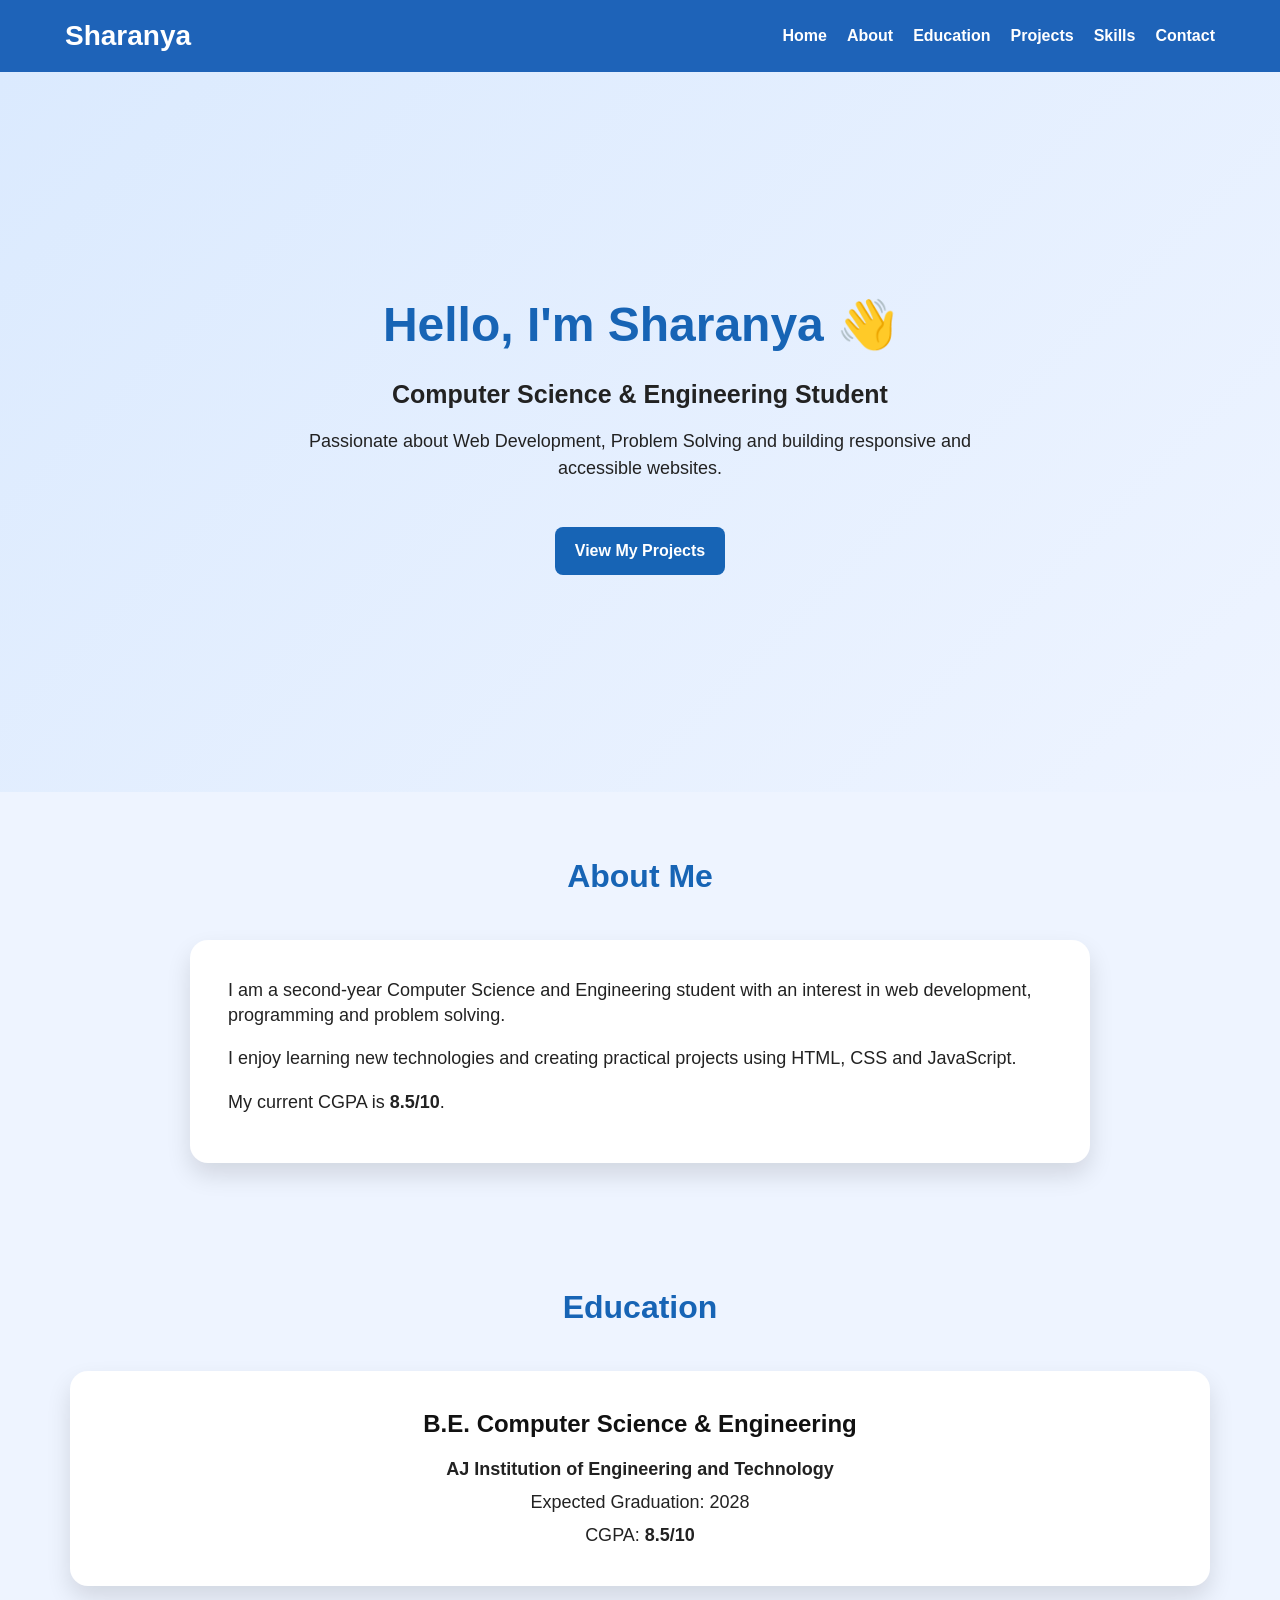
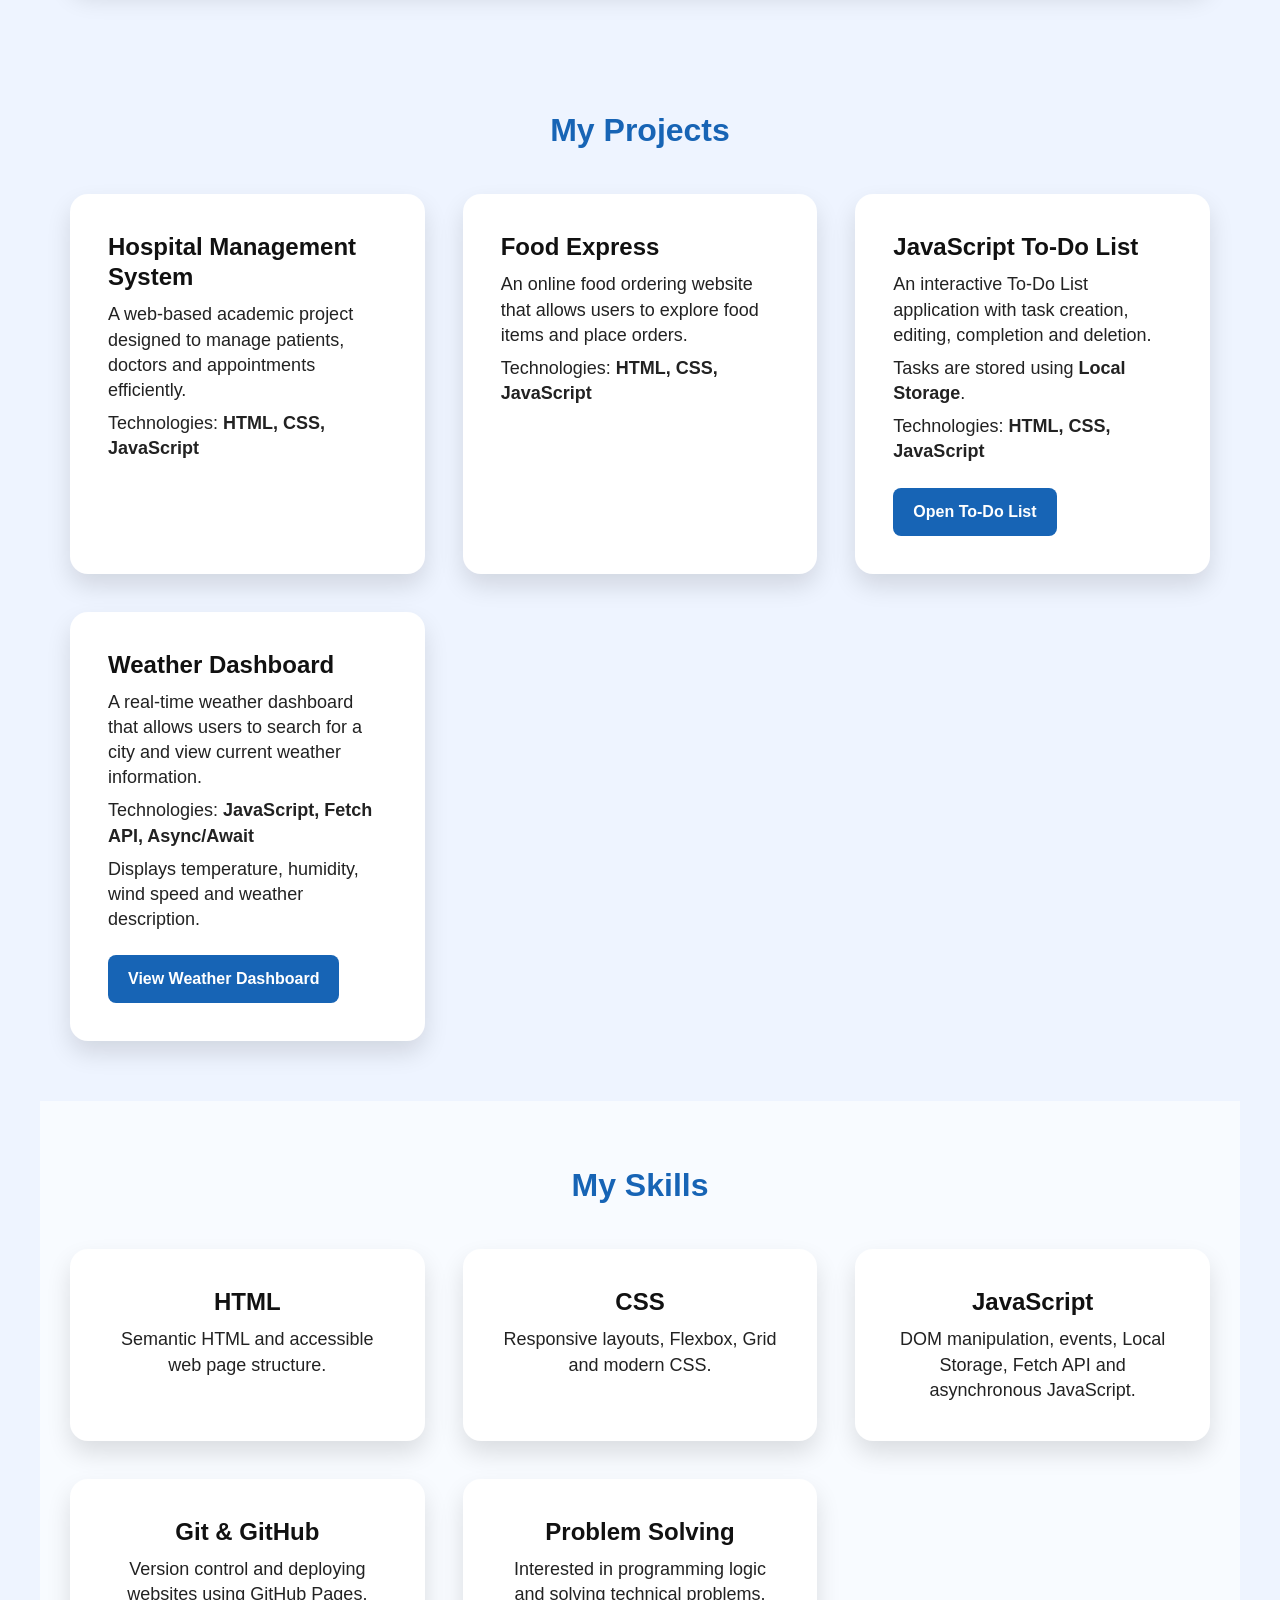
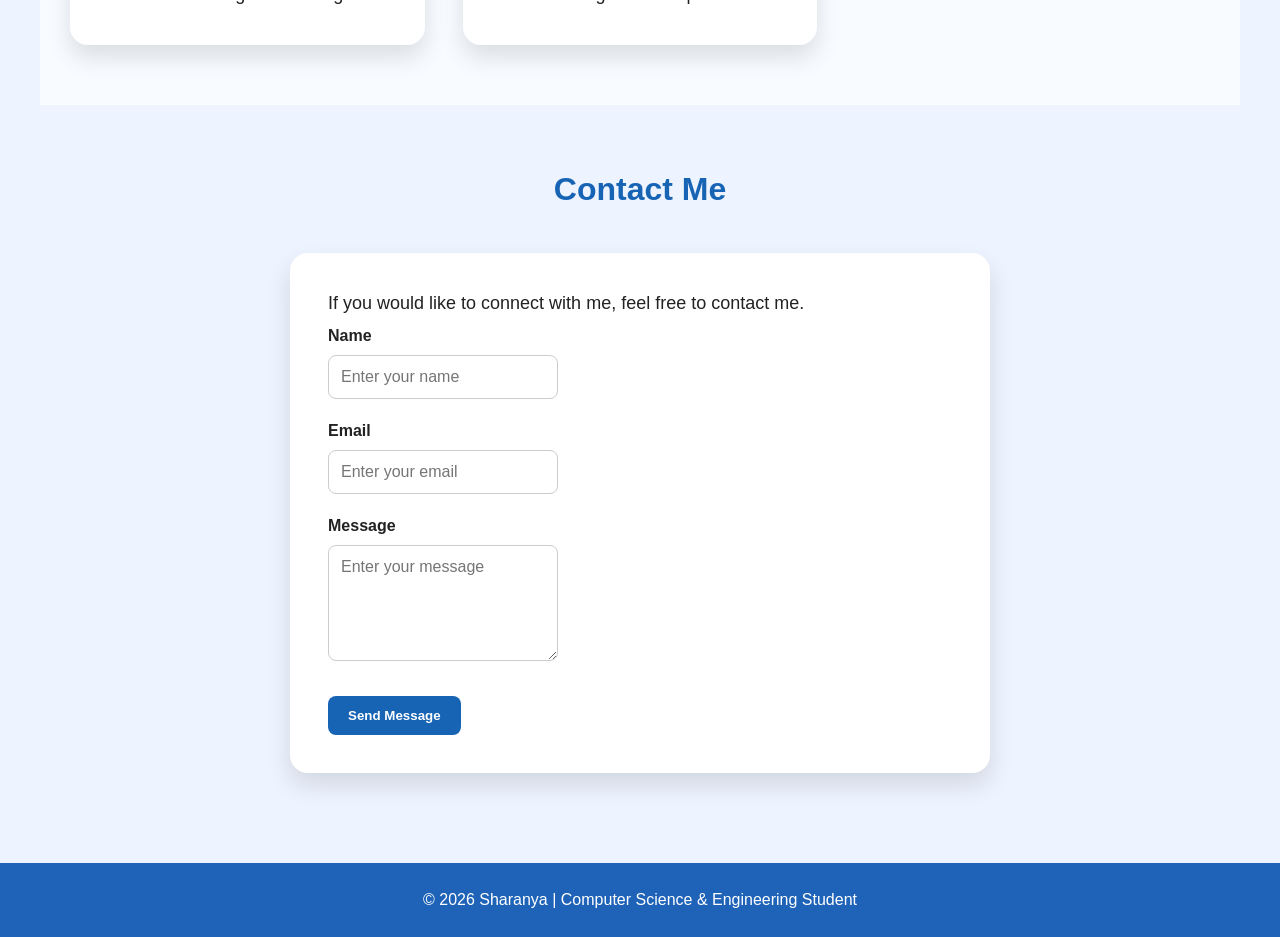
<file: index.html>
<!DOCTYPE html>
<html lang="en">

<head>
    <meta charset="UTF-8">

    <meta name="viewport" content="width=device-width, initial-scale=1.0">

    <meta name="description"
        content="Sharanya's personal portfolio website - Computer Science and Engineering student">

    <title>Sharanya | CSE Student Portfolio</title>

    <link rel="stylesheet" href="style.css">
</head>

<body>

    <!-- ================= HEADER ================= -->
    <header>
        <nav class="navbar">

            <div class="logo">
                <h1>Sharanya</h1>
            </div>

            <ul class="nav-links">
                <li><a href="#home">Home</a></li>
                <li><a href="#about">About</a></li>
                <li><a href="#education">Education</a></li>
                <li><a href="#projects">Projects</a></li>
                <li><a href="#skills">Skills</a></li>
                <li><a href="#contact">Contact</a></li>
            </ul>

        </nav>
    </header>


    <!-- ================= HOME ================= -->
    <main>

        <section id="home" class="hero">

            <div class="hero-content">

                <h2>Hello, I'm Sharanya 👋</h2>

                <h3>Computer Science & Engineering Student</h3>

                <p>
                    Passionate about Web Development, Problem Solving
                    and building responsive and accessible websites.
                </p>

                <a href="#projects" class="btn">
                    View My Projects
                </a>

            </div>

        </section>


        <!-- ================= ABOUT ================= -->
        <section id="about">

            <h2>About Me</h2>

            <div class="card">

                <p>
                    I am a second-year Computer Science and Engineering
                    student with an interest in web development,
                    programming and problem solving.
                </p>

                <p>
                    I enjoy learning new technologies and creating
                    practical projects using HTML, CSS and JavaScript.
                </p>

                <p>
                    My current CGPA is <strong>8.5/10</strong>.
                </p>

            </div>

        </section>


        <!-- ================= EDUCATION ================= -->
        <section id="education">

            <h2>Education</h2>

            <div class="cards">

                <div class="card">

                    <h3>
                        B.E. Computer Science & Engineering
                    </h3>

                    <p>
                        <strong>
                            AJ Institution of Engineering and Technology
                        </strong>
                    </p>

                    <p>
                        Expected Graduation: 2028
                    </p>

                    <p>
                        CGPA: <strong>8.5/10</strong>
                    </p>

                </div>

            </div>

        </section>


        <!-- ================= PROJECTS ================= -->
        <section id="projects">

            <h2>My Projects</h2>

            <div class="cards">


                <!-- Hospital Management System -->
                <div class="card">

                    <h3>Hospital Management System</h3>

                    <p>
                        A web-based academic project designed to manage
                        patients, doctors and appointments efficiently.
                    </p>

                    <p>
                        Technologies:
                        <strong>HTML, CSS, JavaScript</strong>
                    </p>

                </div>


                <!-- Food Express -->
                <div class="card">

                    <h3>Food Express</h3>

                    <p>
                        An online food ordering website that allows
                        users to explore food items and place orders.
                    </p>

                    <p>
                        Technologies:
                        <strong>HTML, CSS, JavaScript</strong>
                    </p>

                </div>


                <!-- To-Do List -->
                <div class="card">

                    <h3>JavaScript To-Do List</h3>

                    <p>
                        An interactive To-Do List application with
                        task creation, editing, completion and deletion.
                    </p>

                    <p>
                        Tasks are stored using
                        <strong>Local Storage</strong>.
                    </p>

                    <p>
                        Technologies:
                        <strong>HTML, CSS, JavaScript</strong>
                    </p>

                    <a href="todo.html"
                       class="btn"
                       target="_blank">
                        Open To-Do List
                    </a>

                </div>


<!-- Weather Dashboard -->
<div class="card">

    <h3>Weather Dashboard</h3>

    <p>
        A real-time weather dashboard that allows users
        to search for a city and view current weather information.
    </p>

    <p>
        Technologies:
        <strong>JavaScript, Fetch API, Async/Await</strong>
    </p>

    <p>
        Displays temperature, humidity, wind speed and
        weather description.
    </p>

    <a href="weather.html"
       class="btn"
       target="_blank">
        View Weather Dashboard
    </a>

</div>

            </div>

        </section>


        <!-- ================= SKILLS ================= -->
        <section id="skills">

            <h2>My Skills</h2>

            <div class="cards">

                <div class="card">
                    <h3>HTML</h3>
                    <p>
                        Semantic HTML and accessible web page structure.
                    </p>
                </div>

                <div class="card">
                    <h3>CSS</h3>
                    <p>
                        Responsive layouts, Flexbox, Grid and modern CSS.
                    </p>
                </div>

                <div class="card">
                    <h3>JavaScript</h3>
                    <p>
                        DOM manipulation, events, Local Storage,
                        Fetch API and asynchronous JavaScript.
                    </p>
                </div>

                <div class="card">
                    <h3>Git & GitHub</h3>
                    <p>
                        Version control and deploying websites using
                        GitHub Pages.
                    </p>
                </div>

                <div class="card">
                    <h3>Problem Solving</h3>
                    <p>
                        Interested in programming logic and solving
                        technical problems.
                    </p>
                </div>

            </div>

        </section>


        <!-- ================= CONTACT ================= -->
        <section id="contact">

            <h2>Contact Me</h2>

            <div class="card">

                <p>
                    If you would like to connect with me, feel free
                    to contact me.
                </p>

                <form>

                    <div class="form-group">

                        <label for="name">
                            Name
                        </label>

                        <input
                            type="text"
                            id="name"
                            name="name"
                            placeholder="Enter your name"
                            required
                        >

                    </div>


                    <div class="form-group">

                        <label for="email">
                            Email
                        </label>

                        <input
                            type="email"
                            id="email"
                            name="email"
                            placeholder="Enter your email"
                            required
                        >

                    </div>


                    <div class="form-group">

                        <label for="message">
                            Message
                        </label>

                        <textarea
                            id="message"
                            name="message"
                            rows="5"
                            placeholder="Enter your message"
                            required
                        ></textarea>

                    </div>


                    <button type="submit" class="btn">
                        Send Message
                    </button>

                </form>

            </div>

        </section>

    </main>


    <!-- ================= FOOTER ================= -->
    <footer>

        <p>
            © 2026 Sharanya | Computer Science & Engineering Student
        </p>

    </footer>


    <!-- JavaScript -->
    <script src="main.js"></script>

</body>

</html>
</file>
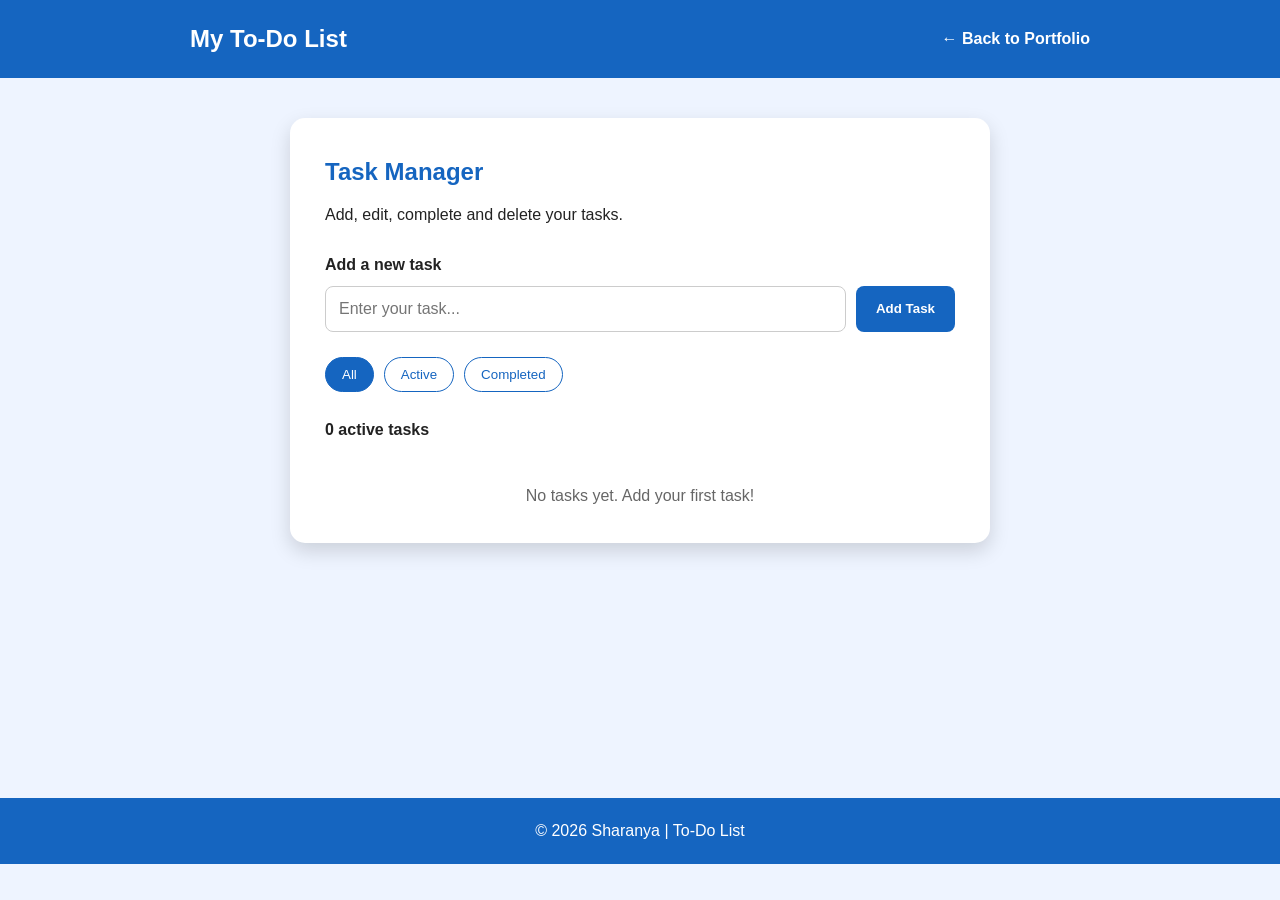
<file: todo.html>
<!DOCTYPE html>
<html lang="en">

<head>
    <meta charset="UTF-8">

    <meta name="viewport" content="width=device-width, initial-scale=1.0">

    <meta name="description"
        content="Sharanya's To-Do List application built with JavaScript and localStorage">

    <title>To-Do List | Sharanya</title>

    <link rel="stylesheet" href="todo.css">
</head>

<body>

    <header>
        <nav aria-label="To-Do Application Navigation">

            <h1>My To-Do List</h1>

            <a href="index.html">
                ← Back to Portfolio
            </a>

        </nav>
    </header>


    <main>

        <section class="todo-container" aria-labelledby="todo-title">

            <h2 id="todo-title">Task Manager</h2>

            <p>
                Add, edit, complete and delete your tasks.
            </p>


            <!-- Add Task Form -->

            <form id="task-form">

                <label for="task-input">
                    Add a new task
                </label>

                <div class="input-group">

                    <input
                        type="text"
                        id="task-input"
                        placeholder="Enter your task..."
                        required
                        autocomplete="off">

                    <button type="submit">
                        Add Task
                    </button>

                </div>

            </form>


            <!-- Filters -->

            <div class="filters"
                role="group"
                aria-label="Task filters">

                <button
                    type="button"
                    class="filter-btn active"
                    data-filter="all">

                    All

                </button>

                <button
                    type="button"
                    class="filter-btn"
                    data-filter="active">

                    Active

                </button>

                <button
                    type="button"
                    class="filter-btn"
                    data-filter="completed">

                    Completed

                </button>

            </div>


            <!-- Task Count -->

            <p id="task-count" aria-live="polite">
                0 tasks
            </p>


            <!-- Task List -->

            <ul
                id="task-list"
                aria-live="polite">
            </ul>


            <!-- Empty Message -->

            <p id="empty-message">
                No tasks yet. Add your first task!
            </p>

        </section>

    </main>


    <footer>

        <p>
            © 2026 Sharanya | To-Do List
        </p>

    </footer>


    <script src="todo.js"></script>

</body>

</html>
</file>
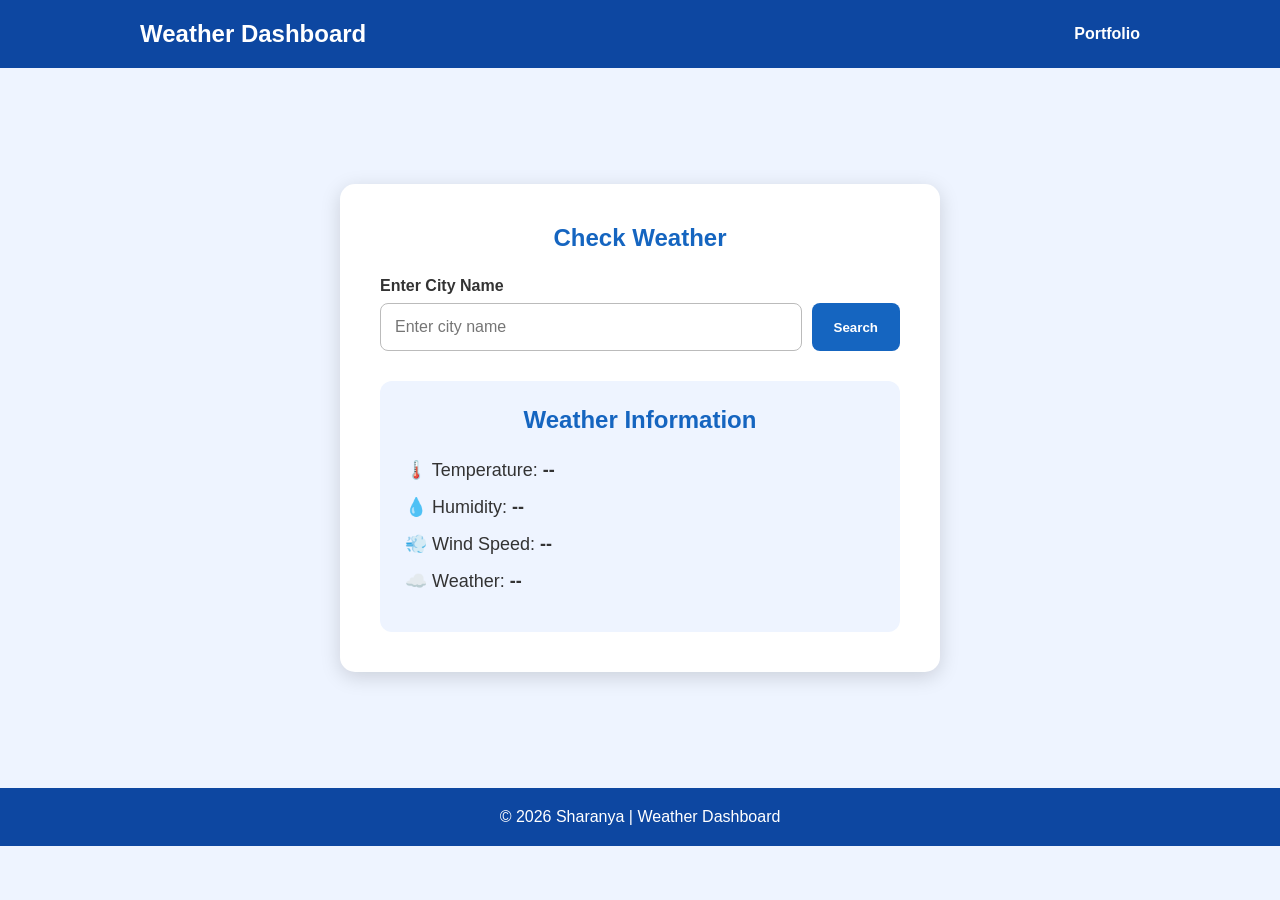
<file: weather.html>
<!DOCTYPE html>
<html lang="en">

<head>
    <meta charset="UTF-8">
    <meta name="viewport" content="width=device-width, initial-scale=1.0">

    <meta name="description"
        content="Weather Dashboard using JavaScript Fetch API">

    <title>Weather Dashboard | Sharanya</title>

    <link rel="stylesheet" href="weather.css">
</head>

<body>

    <header>
        <nav>
            <h1>Weather Dashboard</h1>
            <a href="index.html">Portfolio</a>
        </nav>
    </header>

    <main>

        <section class="weather-container">

            <h2>Check Weather</h2>

            <form id="weatherForm">

                <label for="city">Enter City Name</label>

                <div class="search-box">
                    <input
                        type="text"
                        id="city"
                        placeholder="Enter city name"
                        required
                    >

                    <button type="submit">
                        Search
                    </button>
                </div>

            </form>

            <p id="errorMessage"></p>

            <div id="weatherResult" class="weather-card">

                <h2 id="cityName">Weather Information</h2>

                <p>
                    🌡️ Temperature:
                    <strong id="temperature">--</strong>
                </p>

                <p>
                    💧 Humidity:
                    <strong id="humidity">--</strong>
                </p>

                <p>
                    💨 Wind Speed:
                    <strong id="windSpeed">--</strong>
                </p>

                <p>
                    ☁️ Weather:
                    <strong id="weatherDescription">--</strong>
                </p>

            </div>

        </section>

    </main>

    <footer>
        <p>© 2026 Sharanya | Weather Dashboard</p>
    </footer>

    <script src="weather.js"></script>

</body>

</html>
</file>
<file: style.css>
/* =========================================
   RESET
========================================= */

* {
    margin: 0;
    padding: 0;
    box-sizing: border-box;
}

html {
    scroll-behavior: smooth;
}

body {
    font-family: Arial, Helvetica, sans-serif;
    line-height: 1.5;
    background: #eef4ff;
    color: #222;
}


/* =========================================
   HEADER
========================================= */

header {
    background: #1e63b8;
    color: white;
    position: sticky;
    top: 0;
    z-index: 1000;
}

.navbar {
    max-width: 1200px;
    margin: auto;
    padding: 15px 25px;

    display: flex;
    justify-content: space-between;
    align-items: center;
}

.logo h1 {
    font-size: 28px;
}

.nav-links {
    list-style: none;

    display: flex;
    gap: 20px;
    flex-wrap: wrap;
}

.nav-links a {
    color: white;
    text-decoration: none;
    font-weight: bold;
}

.nav-links a:hover {
    text-decoration: underline;
}


/* =========================================
   SECTIONS
========================================= */

section {
    max-width: 1200px;
    margin: auto;
    padding: 60px 30px;
}

section h2 {
    text-align: center;
    color: #1764b5;
    font-size: 32px;
    margin-bottom: 40px;
}


/* =========================================
   HERO
========================================= */

.hero {
    max-width: none;
    min-height: 80vh;

    display: flex;
    justify-content: center;
    align-items: center;

    text-align: center;

    background: linear-gradient(
        135deg,
        #dbeafe,
        #eef4ff
    );
}

.hero-content {
    max-width: 750px;
}

.hero h2 {
    font-size: 48px;
    color: #1764b5;
    margin-bottom: 15px;
}

.hero h3 {
    font-size: 25px;
    margin-bottom: 15px;
}

.hero p {
    font-size: 18px;
    margin-bottom: 30px;
}


/* =========================================
   BUTTON
========================================= */

.btn {
    display: inline-block;

    padding: 12px 20px;

    background: #1764b5;
    color: white;

    border: none;
    border-radius: 8px;

    text-decoration: none;
    font-weight: bold;

    cursor: pointer;

    margin-top: 15px;

    position: static;

    transition: 0.3s;
}

.btn:hover {
    background: #0f4f91;
    transform: translateY(-2px);
}


/* =========================================
   CARDS GRID
========================================= */

.cards {
    display: grid;

    grid-template-columns:
        repeat(auto-fit, minmax(280px, 1fr));

    gap: 38px;

    align-items: stretch;
}


/* =========================================
   CARD
========================================= */

.card {
    background: white;

    padding: 38px;

    border-radius: 18px;

    box-shadow:
        0 12px 25px rgba(0, 0, 0, 0.12);

    /* IMPORTANT FIXES */
    height: auto !important;
    min-height: 0 !important;

    overflow: visible !important;

    position: static !important;

    display: flex;

    flex-direction: column;

    justify-content: flex-start;

    align-items: flex-start;

    gap: 8px;

    transition: transform 0.3s ease,
                box-shadow 0.3s ease;
}

.card:hover {
    transform: translateY(-5px);

    box-shadow:
        0 16px 30px rgba(0, 0, 0, 0.15);
}


/* =========================================
   CARD HEADINGS
========================================= */

.card h3 {
    color: #111;

    font-size: 24px;

    line-height: 1.25;

    margin-bottom: 2px;
}


/* =========================================
   CARD PARAGRAPHS
========================================= */

.card p {
    color: #222;

    font-size: 18px;

    line-height: 1.4;

    margin: 0;
}


/* =========================================
   CARD LIST
========================================= */

.card ul {
    margin-top: 5px;

    margin-bottom: 5px;

    padding-left: 20px;
}

.card li {
    font-size: 18px;

    line-height: 1.4;

    margin-bottom: 2px;
}


/* =========================================
   PROJECT CARD BUTTON
========================================= */

.card .btn {
    position: static !important;

    display: inline-block;

    width: auto;

    margin-top: 15px;

    align-self: flex-start;
}


/* =========================================
   ABOUT
========================================= */

#about .card {
    max-width: 900px;
    margin: auto;
}

#about .card p {
    margin-bottom: 10px;
}


/* =========================================
   EDUCATION
========================================= */

#education .card {
    text-align: center;

    align-items: center;
}

#education .card h3 {
    margin-bottom: 10px;
}


/* =========================================
   PROJECTS
========================================= */

#projects {
    background: #eef4ff;
}


/* =========================================
   SKILLS
========================================= */

#skills {
    background: #f8fbff;
}

#skills .card {
    text-align: center;

    align-items: center;
}


/* =========================================
   CONTACT
========================================= */

#contact .card {
    max-width: 700px;
    margin: auto;
}


/* =========================================
   FORM
========================================= */

.form-group {
    width: 100%;

    display: flex;
    flex-direction: column;

    margin-bottom: 20px;
}

.form-group label {
    font-weight: bold;

    margin-bottom: 7px;
}

.form-group input,
.form-group textarea {
    width: 100%;

    padding: 12px;

    border: 1px solid #ccc;

    border-radius: 8px;

    font-family: Arial, Helvetica, sans-serif;

    font-size: 16px;
}

.form-group input:focus,
.form-group textarea:focus {
    outline: 2px solid #1764b5;

    border-color: #1764b5;
}

.form-group textarea {
    resize: vertical;
}


/* =========================================
   FOOTER
========================================= */

footer {
    background: #1e63b8;

    color: white;

    text-align: center;

    padding: 25px 15px;

    margin-top: 30px;
}

footer p {
    margin: 0;
}


/* =========================================
   TABLET
========================================= */

@media (max-width: 900px) {

    .navbar {
        flex-direction: column;

        gap: 15px;
    }

    .hero h2 {
        font-size: 40px;
    }

    .hero h3 {
        font-size: 22px;
    }

    section {
        padding: 50px 20px;
    }

    .cards {
        grid-template-columns:
            repeat(2, minmax(250px, 1fr));

        gap: 25px;
    }
}


/* =========================================
   MOBILE
========================================= */

@media (max-width: 600px) {

    .navbar {
        padding: 15px;
    }

    .logo h1 {
        font-size: 24px;
    }

    .nav-links {
        justify-content: center;

        gap: 10px;

        font-size: 14px;
    }

    .hero {
        min-height: 70vh;

        padding: 40px 20px;
    }

    .hero h2 {
        font-size: 32px;
    }

    .hero h3 {
        font-size: 20px;
    }

    .hero p {
        font-size: 16px;
    }

    section {
        padding: 45px 15px;
    }

    section h2 {
        font-size: 28px;

        margin-bottom: 30px;
    }

    .cards {
        grid-template-columns: 1fr;

        gap: 25px;
    }

    .card {
        padding: 25px;

        width: 100%;

        min-height: 0 !important;

        height: auto !important;
    }

    .card h3 {
        font-size: 22px;
    }

    .card p,
    .card li {
        font-size: 16px;
    }

    .card .btn {
        width: auto;

        margin-top: 15px;
    }
}
</file>
<file: todo.css>
/* =========================
   CSS VARIABLES
========================= */

:root {
    --primary: #1565c0;
    --secondary: #42a5f5;
    --background: #eef4ff;
    --card: #ffffff;
    --text: #222222;
    --border: #cccccc;
    --danger: #d32f2f;
    --success: #2e7d32;
    --shadow: 0 8px 20px rgba(0, 0, 0, 0.15);
}


/* =========================
   RESET
========================= */

* {
    margin: 0;
    padding: 0;
    box-sizing: border-box;
}


html {
    scroll-behavior: smooth;
}


body {
    font-family: Arial, Helvetica, sans-serif;
    background: var(--background);
    color: var(--text);
    line-height: 1.6;
}


/* =========================
   HEADER
========================= */

header {
    background: var(--primary);
    color: white;
    padding: 20px;
}


nav {
    max-width: 900px;
    margin: auto;

    display: flex;
    justify-content: space-between;
    align-items: center;

    gap: 20px;
}


nav h1 {
    font-size: 24px;
}


nav a {
    color: white;
    text-decoration: none;
    font-weight: bold;
}


nav a:hover {
    text-decoration: underline;
}


/* =========================
   MAIN
========================= */

main {
    min-height: 80vh;
    padding: 40px 20px;
}


.todo-container {
    max-width: 700px;
    margin: auto;

    background: var(--card);

    padding: 35px;

    border-radius: 15px;

    box-shadow: var(--shadow);
}


.todo-container h2 {
    color: var(--primary);
    margin-bottom: 10px;
}


/* =========================
   FORM
========================= */

#task-form {
    margin-top: 25px;
}


#task-form label {
    display: block;
    font-weight: bold;
    margin-bottom: 8px;
}


.input-group {
    display: flex;
    gap: 10px;
}


#task-input {
    flex: 1;

    padding: 13px;

    border: 1px solid var(--border);

    border-radius: 8px;

    font-size: 16px;
}


#task-input:focus {
    outline: 3px solid rgba(21, 101, 192, 0.25);

    border-color: var(--primary);
}


.input-group button {
    background: var(--primary);
    color: white;

    border: none;

    padding: 13px 20px;

    border-radius: 8px;

    cursor: pointer;

    font-weight: bold;
}


.input-group button:hover {
    background: #0d47a1;
}


/* =========================
   FILTERS
========================= */

.filters {
    display: flex;
    gap: 10px;

    margin: 25px 0;

    flex-wrap: wrap;
}


.filter-btn {
    background: white;

    border: 1px solid var(--primary);

    color: var(--primary);

    padding: 9px 16px;

    border-radius: 20px;

    cursor: pointer;
}


.filter-btn:hover,
.filter-btn.active {
    background: var(--primary);
    color: white;
}


/* =========================
   TASK COUNT
========================= */

#task-count {
    font-weight: bold;

    margin-bottom: 15px;
}


/* =========================
   TASK LIST
========================= */

#task-list {
    list-style: none;

    display: flex;

    flex-direction: column;

    gap: 12px;
}


.task-item {
    display: flex;

    align-items: center;

    justify-content: space-between;

    gap: 15px;

    padding: 15px;

    border: 1px solid var(--border);

    border-radius: 10px;

    background: #fafafa;
}


.task-content {
    display: flex;

    align-items: center;

    gap: 10px;

    flex: 1;
}


.task-text {
    word-break: break-word;
}


.task-item.completed .task-text {
    text-decoration: line-through;

    color: #777;
}


/* =========================
   TASK ACTIONS
========================= */

.task-actions {
    display: flex;

    gap: 8px;
}


.task-actions button {
    border: none;

    padding: 8px 12px;

    border-radius: 6px;

    cursor: pointer;

    color: white;
}


.edit-btn {
    background: var(--primary);
}


.delete-btn {
    background: var(--danger);
}


.task-actions button:hover {
    opacity: 0.8;
}


/* =========================
   EMPTY MESSAGE
========================= */

#empty-message {
    text-align: center;

    margin-top: 25px;

    color: #666;
}


/* =========================
   FOOTER
========================= */

footer {
    background: var(--primary);

    color: white;

    text-align: center;

    padding: 20px;
}


/* =========================
   MOBILE RESPONSIVE
========================= */

@media (max-width: 600px) {

    nav {
        flex-direction: column;

        text-align: center;
    }


    .todo-container {
        padding: 25px 18px;
    }


    .input-group {
        flex-direction: column;
    }


    .input-group button {
        width: 100%;
    }


    .task-item {
        align-items: flex-start;

        flex-direction: column;
    }


    .task-actions {
        width: 100%;
    }


    .task-actions button {
        flex: 1;
    }

}
</file>
<file: weather.css>
* {
    margin: 0;
    padding: 0;
    box-sizing: border-box;
}

body {
    font-family: Arial, sans-serif;
    background: #eef4ff;
    color: #333;
    min-height: 100vh;
}

header {
    background: #0d47a1;
    color: white;
    padding: 20px;
}

nav {
    max-width: 1000px;
    margin: auto;
    display: flex;
    justify-content: space-between;
    align-items: center;
}

nav a {
    color: white;
    text-decoration: none;
    font-weight: bold;
}

main {
    min-height: 80vh;
    display: flex;
    justify-content: center;
    align-items: center;
    padding: 40px 20px;
}

.weather-container {
    background: white;
    width: 100%;
    max-width: 600px;
    padding: 40px;
    border-radius: 15px;
    box-shadow: 0 5px 20px rgba(0, 0, 0, 0.15);
}

.weather-container h2 {
    text-align: center;
    color: #1565c0;
    margin-bottom: 25px;
}

label {
    display: block;
    margin-bottom: 8px;
    font-weight: bold;
}

.search-box {
    display: flex;
    gap: 10px;
}

input {
    flex: 1;
    padding: 14px;
    border: 1px solid #bbb;
    border-radius: 8px;
    font-size: 16px;
}

button {
    background: #1565c0;
    color: white;
    border: none;
    padding: 14px 22px;
    border-radius: 8px;
    cursor: pointer;
    font-weight: bold;
}

button:hover {
    background: #0d47a1;
}

.weather-card {
    margin-top: 30px;
    padding: 25px;
    background: #eef4ff;
    border-radius: 12px;
}

.weather-card p {
    margin: 15px 0;
    font-size: 18px;
}

#errorMessage {
    color: red;
    text-align: center;
    margin-top: 15px;
}

footer {
    background: #0d47a1;
    color: white;
    text-align: center;
    padding: 20px;
}

@media (max-width: 600px) {

    .weather-container {
        padding: 25px;
    }

    .search-box {
        flex-direction: column;
    }

    button {
        width: 100%;
    }

    nav {
        flex-direction: column;
        gap: 10px;
    }
}
</file>
